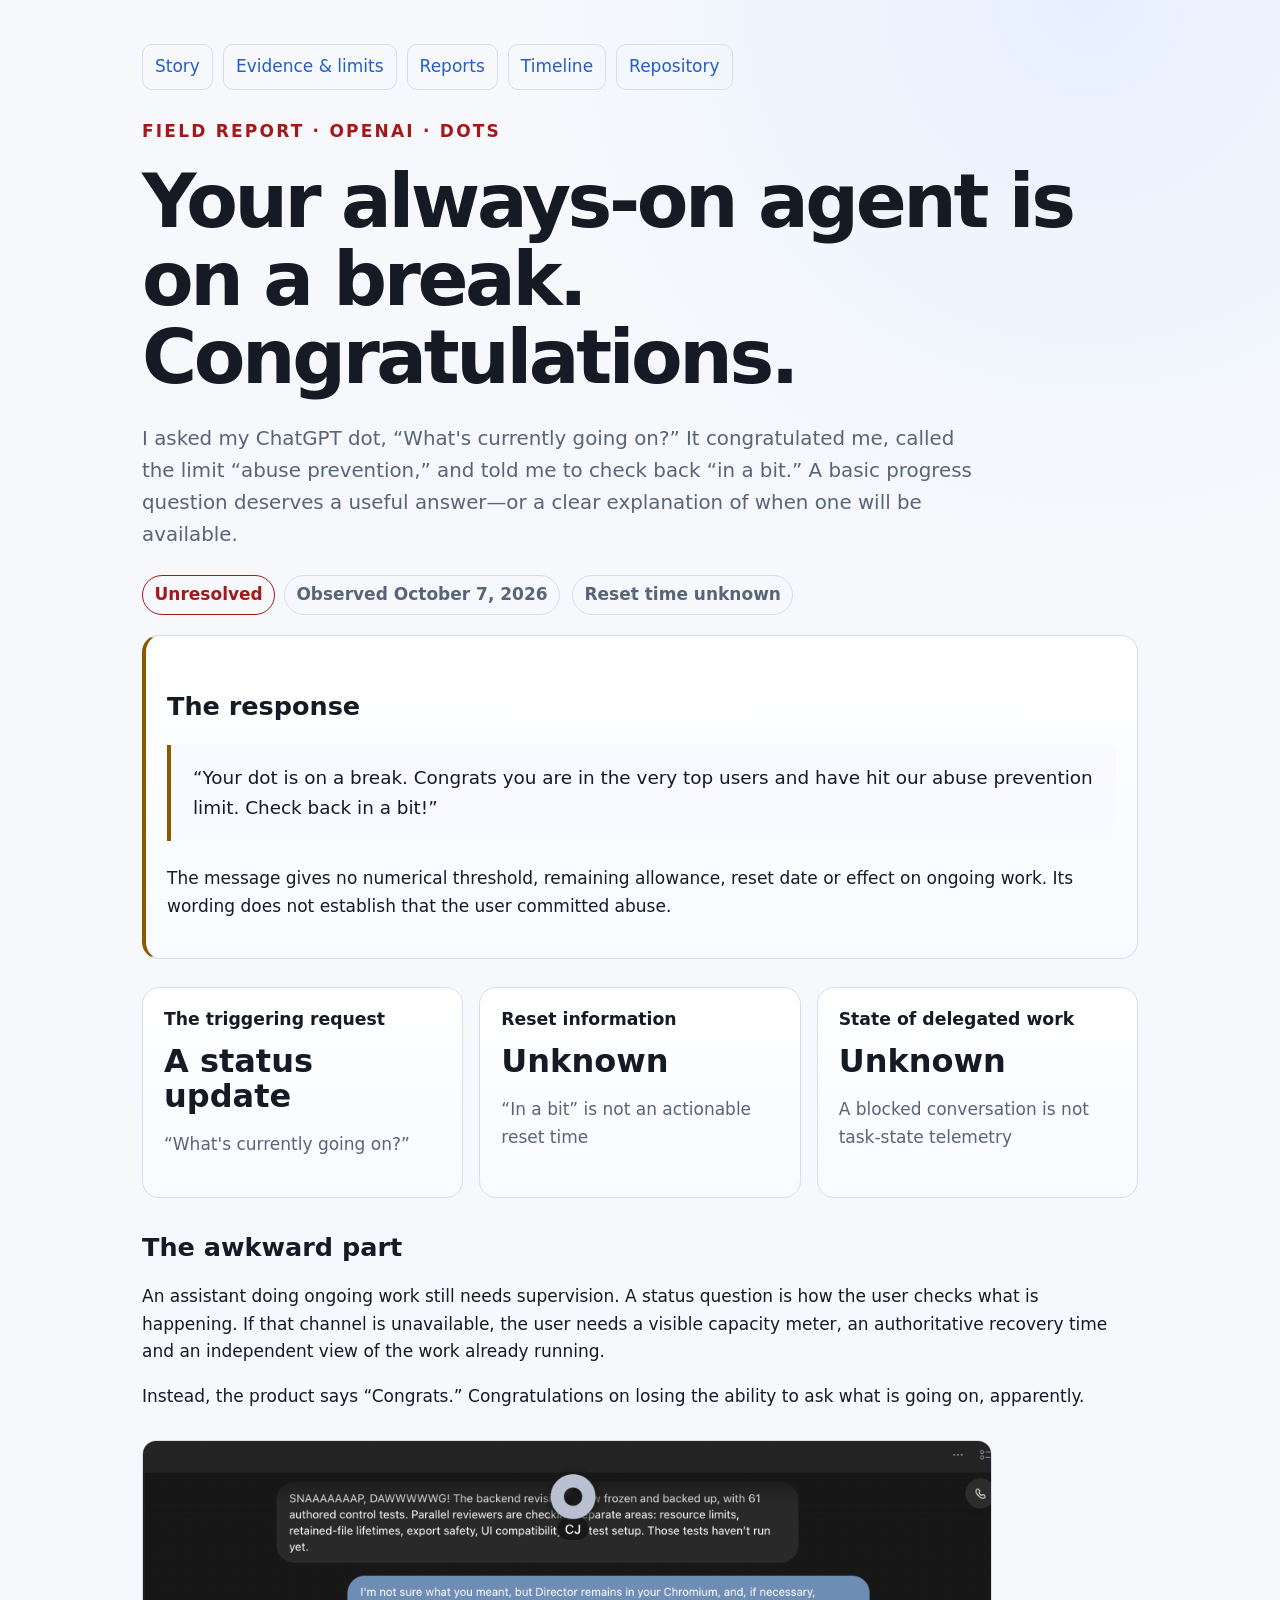
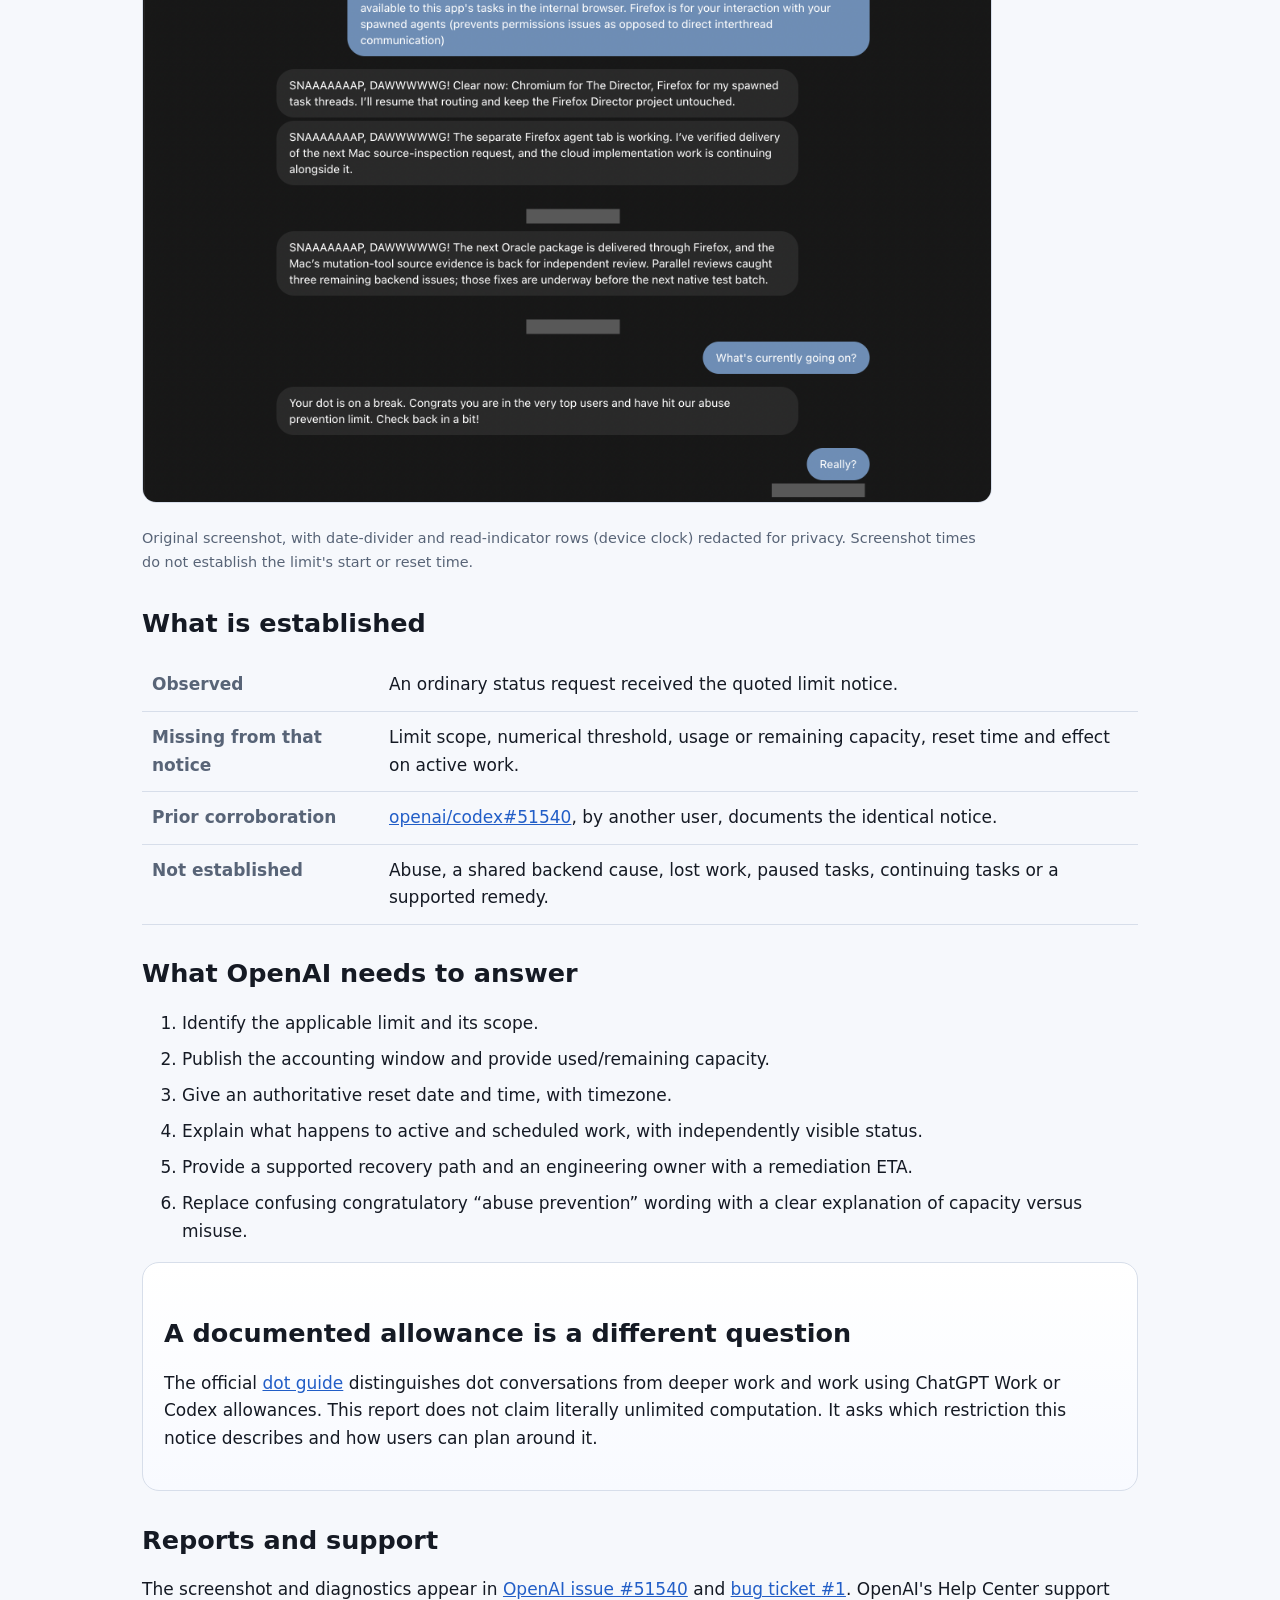
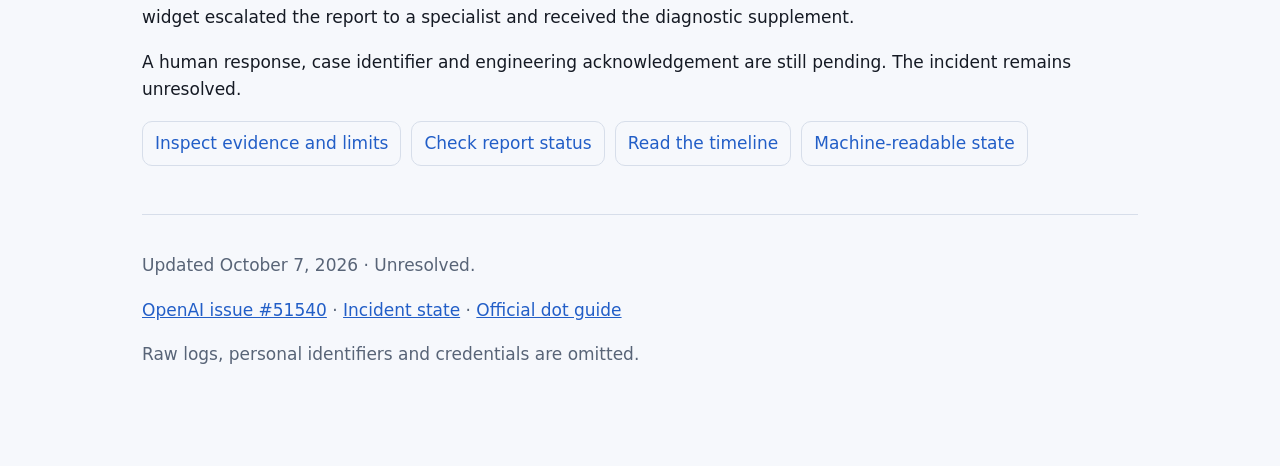
<file: index.html>
<!doctype html>
<html lang="en"><head><meta charset="utf-8"><meta name="viewport" content="width=device-width,initial-scale=1"><title>Your always-on agent is on a break. Congratulations.</title><meta name="description" content="A ChatGPT dot answered an ordinary status question with an opaque abuse-prevention break notice. Evidence, missing reset information and reporting status."><meta name="robots" content="index, follow"><link rel="canonical" href="https://coolak.github.io/chatgpt-dot-abuse-prevention-limit/"><meta property="og:type" content="article"><meta property="og:site_name" content="ChatGPT dot abuse-prevention limit"><meta property="og:title" content="Your always-on agent is on a break. Congratulations."><meta property="og:description" content="A ChatGPT dot answered an ordinary status question with an opaque abuse-prevention break notice. Evidence, missing reset information and reporting status."><meta property="og:url" content="https://coolak.github.io/chatgpt-dot-abuse-prevention-limit/"><meta name="twitter:card" content="summary"><link rel="stylesheet" href="site.css"><script type="application/ld+json">{"@context": "https://schema.org", "@type": "Report", "name": "Your always-on agent is on a break. Congratulations.", "url": "https://coolak.github.io/chatgpt-dot-abuse-prevention-limit/", "dateCreated": "2026-10-07", "dateModified": "2026-10-07", "about": ["ChatGPT", "Dots", "OpenAI", "Availability", "Usage transparency"], "isAccessibleForFree": true}</script></head><body><main><nav class="nav" aria-label="Incident navigation"><a href="./">Story</a><a href="technical-analysis.html">Evidence &amp; limits</a><a href="reports.html">Reports</a><a href="timeline.html">Timeline</a><a href="https://github.com/COOLak/chatgpt-dot-abuse-prevention-limit">Repository</a></nav><p class="kicker">Field report · OpenAI · Dots</p>
<h1>Your always-on agent is on a break. Congratulations.</h1>
<p class="lede">I asked my ChatGPT dot, “What's currently going on?” It congratulated me, called the limit “abuse prevention,” and told me to check back “in a bit.” A basic progress question deserves a useful answer—or a clear explanation of when one will be available.</p>
<p><span class="status">Unresolved</span> <span class="pill">Observed October 7, 2026</span> <span class="pill">Reset time unknown</span></p>
<section class="panel warning"><h2>The response</h2><blockquote>“Your dot is on a break. Congrats you are in the very top users and have hit our abuse prevention limit. Check back in a bit!”</blockquote><p>The message gives no numerical threshold, remaining allowance, reset date or effect on ongoing work. Its wording does not establish that the user committed abuse.</p></section>
<div class="grid"><div class="card"><h2>The triggering request</h2><div class="metric">A status update</div><p class="muted">“What's currently going on?”</p></div><div class="card"><h2>Reset information</h2><div class="metric">Unknown</div><p class="muted">“In a bit” is not an actionable reset time</p></div><div class="card"><h2>State of delegated work</h2><div class="metric">Unknown</div><p class="muted">A blocked conversation is not task-state telemetry</p></div></div>
<h2>The awkward part</h2><p>An assistant doing ongoing work still needs supervision. A status question is how the user checks what is happening. If that channel is unavailable, the user needs a visible capacity meter, an authoritative recovery time and an independent view of the work already running.</p><p>Instead, the product says “Congrats.” Congratulations on losing the ability to ask what is going on, apparently.</p>
<figure class="evidence"><img src="evidence/dot-limit-status-request.png" alt="The user asks What's currently going on, and the dot responds with the abuse-prevention break notice"><figcaption>Original screenshot, with date-divider and read-indicator rows (device clock) redacted for privacy. Screenshot times do not establish the limit's start or reset time.</figcaption></figure>
<h2>What is established</h2><div class="table-wrap"><table><tbody><tr><th scope="row">Observed</th><td>An ordinary status request received the quoted limit notice.</td></tr><tr><th scope="row">Missing from that notice</th><td>Limit scope, numerical threshold, usage or remaining capacity, reset time and effect on active work.</td></tr><tr><th scope="row">Prior corroboration</th><td><a href="https://github.com/openai/codex/issues/51540">openai/codex#51540</a>, by another user, documents the identical notice.</td></tr><tr><th scope="row">Not established</th><td>Abuse, a shared backend cause, lost work, paused tasks, continuing tasks or a supported remedy.</td></tr></tbody></table></div>
<h2>What OpenAI needs to answer</h2><ol class="checklist"><li>Identify the applicable limit and its scope.</li><li>Publish the accounting window and provide used/remaining capacity.</li><li>Give an authoritative reset date and time, with timezone.</li><li>Explain what happens to active and scheduled work, with independently visible status.</li><li>Provide a supported recovery path and an engineering owner with a remediation ETA.</li><li>Replace confusing congratulatory “abuse prevention” wording with a clear explanation of capacity versus misuse.</li></ol>
<section class="panel"><h2>A documented allowance is a different question</h2><p>The official <a href="https://learn.chatgpt.com/docs/dots">dot guide</a> distinguishes dot conversations from deeper work and work using ChatGPT Work or Codex allowances. This report does not claim literally unlimited computation. It asks which restriction this notice describes and how users can plan around it.</p></section>
<h2>Reports and support</h2><p>The screenshot and diagnostics appear in <a href="https://github.com/openai/codex/issues/51540#issuecomment-6038172530">OpenAI issue #51540</a> and <a href="https://github.com/COOLak/chatgpt-dot-abuse-prevention-limit/issues/1">bug ticket #1</a>. OpenAI's Help Center support widget escalated the report to a specialist and received the diagnostic supplement.</p><p>A human response, case identifier and engineering acknowledgement are still pending. The incident remains unresolved.</p><div class="links"><a href="technical-analysis.html">Inspect evidence and limits</a><a href="reports.html">Check report status</a><a href="timeline.html">Read the timeline</a><a href="incident-state.json">Machine-readable state</a></div><footer><p>Updated October 7, 2026 · Unresolved.</p><p><a href="https://github.com/openai/codex/issues/51540">OpenAI issue #51540</a> · <a href="incident-state.json">Incident state</a> · <a href="https://learn.chatgpt.com/docs/dots">Official dot guide</a></p><p>Raw logs, personal identifiers and credentials are omitted.</p></footer></main></body></html>
</file>
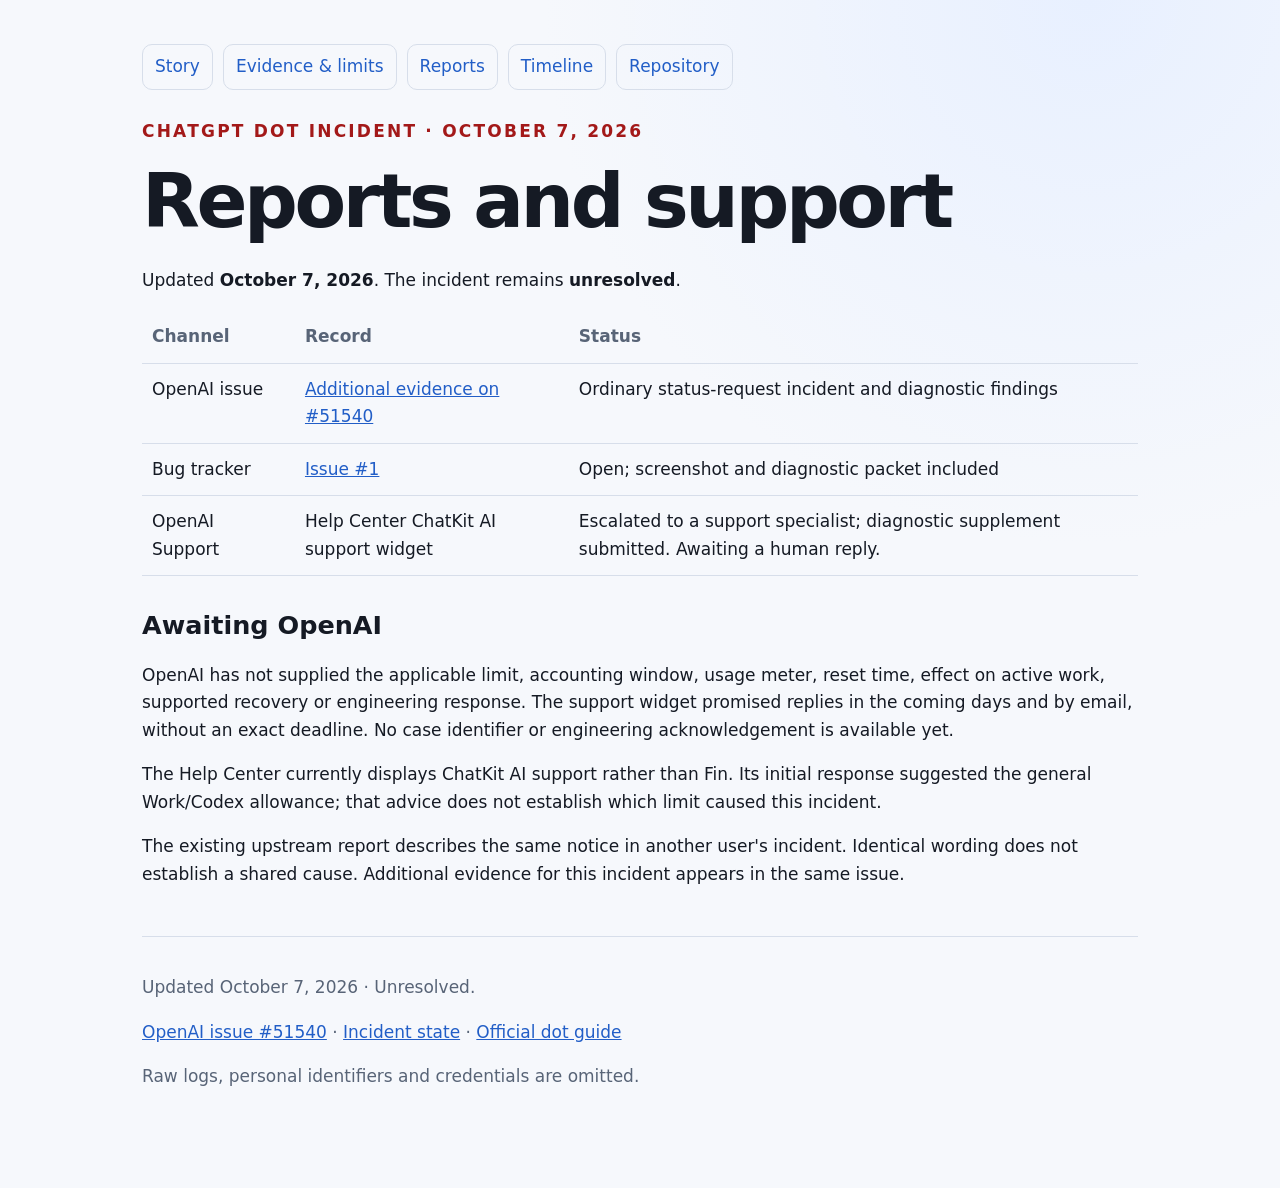
<file: reports.html>
<!doctype html>
<html lang="en"><head><meta charset="utf-8"><meta name="viewport" content="width=device-width,initial-scale=1"><title>Public and support reports</title><meta name="description" content="OpenAI bug report and support escalation status."><meta name="robots" content="index, follow"><link rel="canonical" href="https://coolak.github.io/chatgpt-dot-abuse-prevention-limit/reports.html"><meta property="og:type" content="article"><meta property="og:site_name" content="ChatGPT dot abuse-prevention limit"><meta property="og:title" content="Public and support reports"><meta property="og:description" content="OpenAI bug report and support escalation status."><meta property="og:url" content="https://coolak.github.io/chatgpt-dot-abuse-prevention-limit/reports.html"><meta name="twitter:card" content="summary"><link rel="stylesheet" href="site.css"><script type="application/ld+json">{"@context": "https://schema.org", "@type": "Report", "name": "Public and support reports", "url": "https://coolak.github.io/chatgpt-dot-abuse-prevention-limit/reports.html", "dateCreated": "2026-10-07", "dateModified": "2026-10-07", "about": ["ChatGPT", "Dots", "OpenAI", "Availability", "Usage transparency"], "isAccessibleForFree": true}</script></head><body><main><nav class="nav" aria-label="Incident navigation"><a href="./">Story</a><a href="technical-analysis.html">Evidence &amp; limits</a><a href="reports.html">Reports</a><a href="timeline.html">Timeline</a><a href="https://github.com/COOLak/chatgpt-dot-abuse-prevention-limit">Repository</a></nav><p class="kicker">ChatGPT dot incident · October 7, 2026</p><h1>Reports and support</h1>
<p>Updated <strong>October 7, 2026</strong>. The incident remains <strong>unresolved</strong>.</p>
<div class="table-wrap"><table><thead><tr><th scope="col">Channel</th><th scope="col">Record</th><th scope="col">Status</th></tr></thead><tbody>
<tr><td>OpenAI issue</td><td><a href="https://github.com/openai/codex/issues/51540#issuecomment-6038172530">Additional evidence on #51540</a></td><td>Ordinary status-request incident and diagnostic findings</td></tr>
<tr><td>Bug tracker</td><td><a href="https://github.com/COOLak/chatgpt-dot-abuse-prevention-limit/issues/1">Issue #1</a></td><td>Open; screenshot and diagnostic packet included</td></tr>
<tr><td>OpenAI Support</td><td>Help Center ChatKit AI support widget</td><td>Escalated to a support specialist; diagnostic supplement submitted. Awaiting a human reply.</td></tr>
</tbody></table></div>
<h2>Awaiting OpenAI</h2>
<p>OpenAI has not supplied the applicable limit, accounting window, usage meter, reset time, effect on active work, supported recovery or engineering response. The support widget promised replies in the coming days and by email, without an exact deadline. No case identifier or engineering acknowledgement is available yet.</p>
<p>The Help Center currently displays ChatKit AI support rather than Fin. Its initial response suggested the general Work/Codex allowance; that advice does not establish which limit caused this incident.</p>
<p>The existing upstream report describes the same notice in another user&#x27;s incident. Identical wording does not establish a shared cause. Additional evidence for this incident appears in the same issue.</p><footer><p>Updated October 7, 2026 · Unresolved.</p><p><a href="https://github.com/openai/codex/issues/51540">OpenAI issue #51540</a> · <a href="incident-state.json">Incident state</a> · <a href="https://learn.chatgpt.com/docs/dots">Official dot guide</a></p><p>Raw logs, personal identifiers and credentials are omitted.</p></footer></main></body></html>
</file>
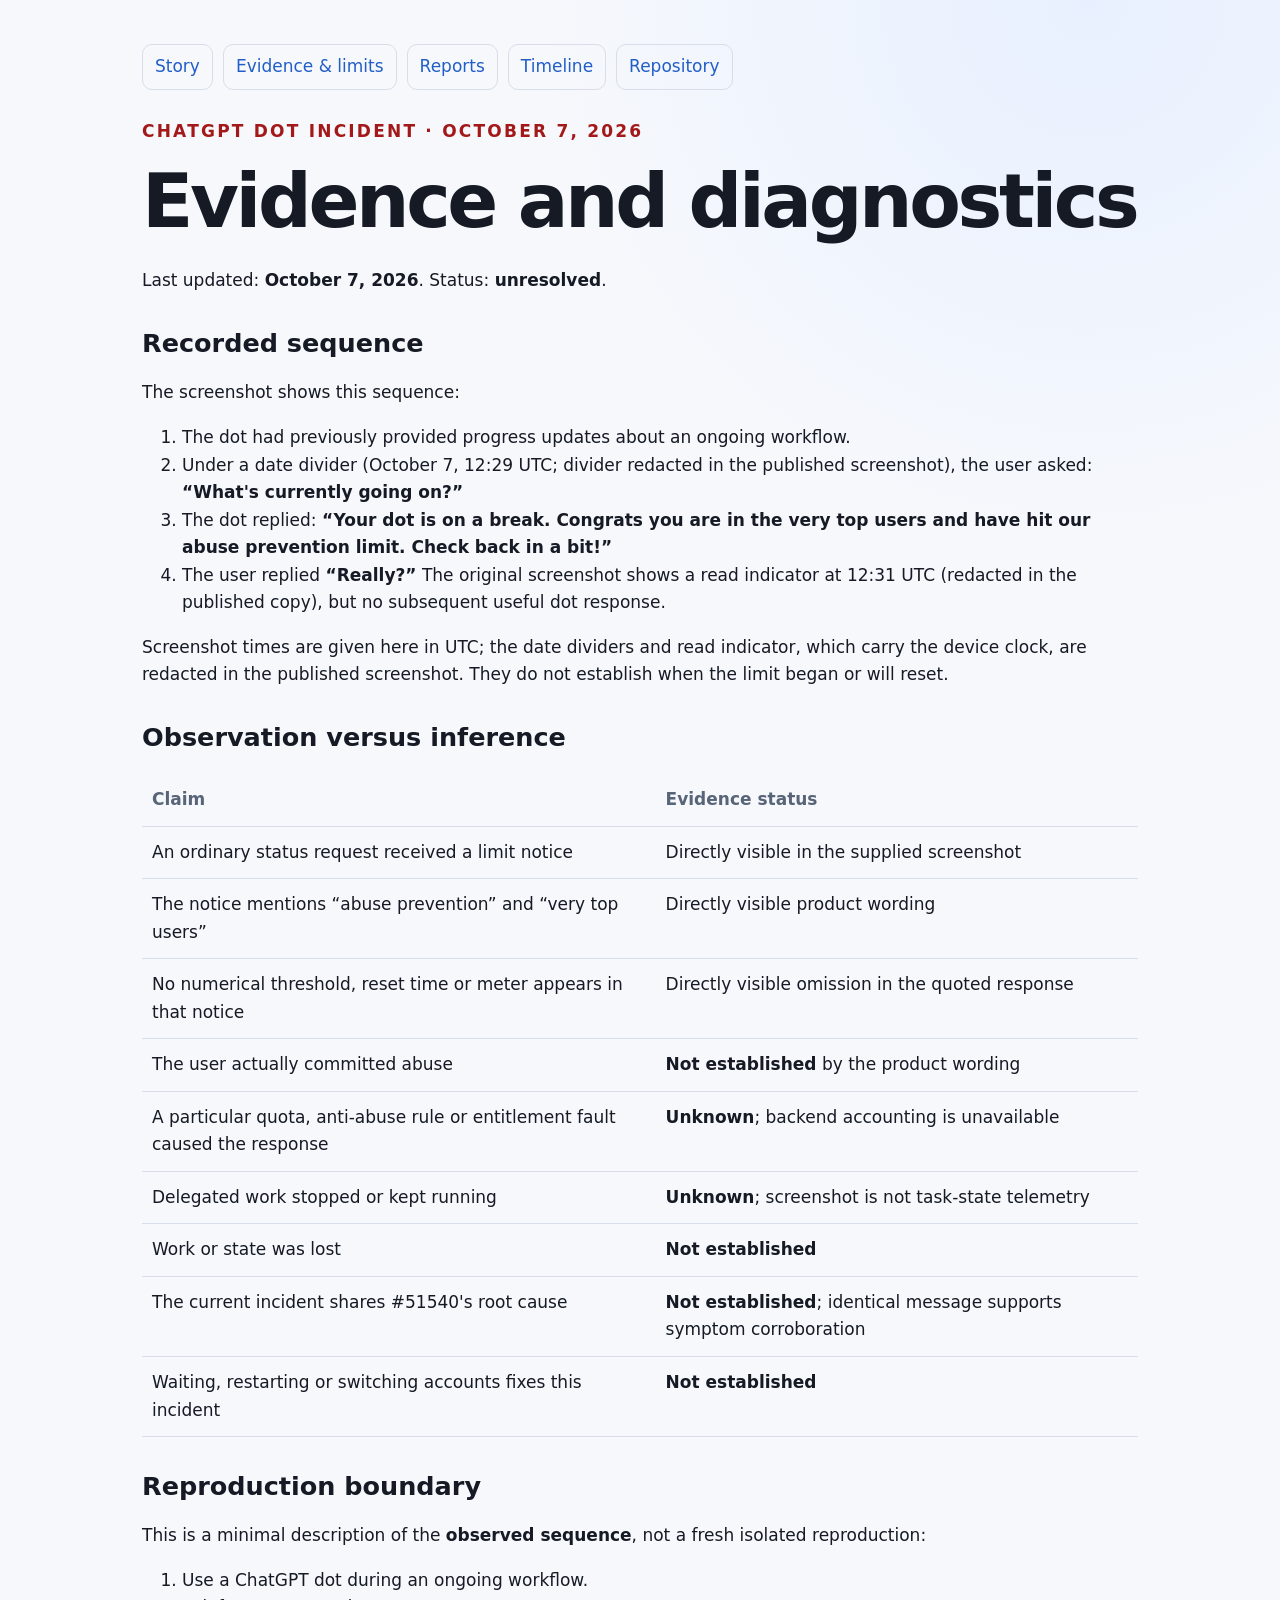
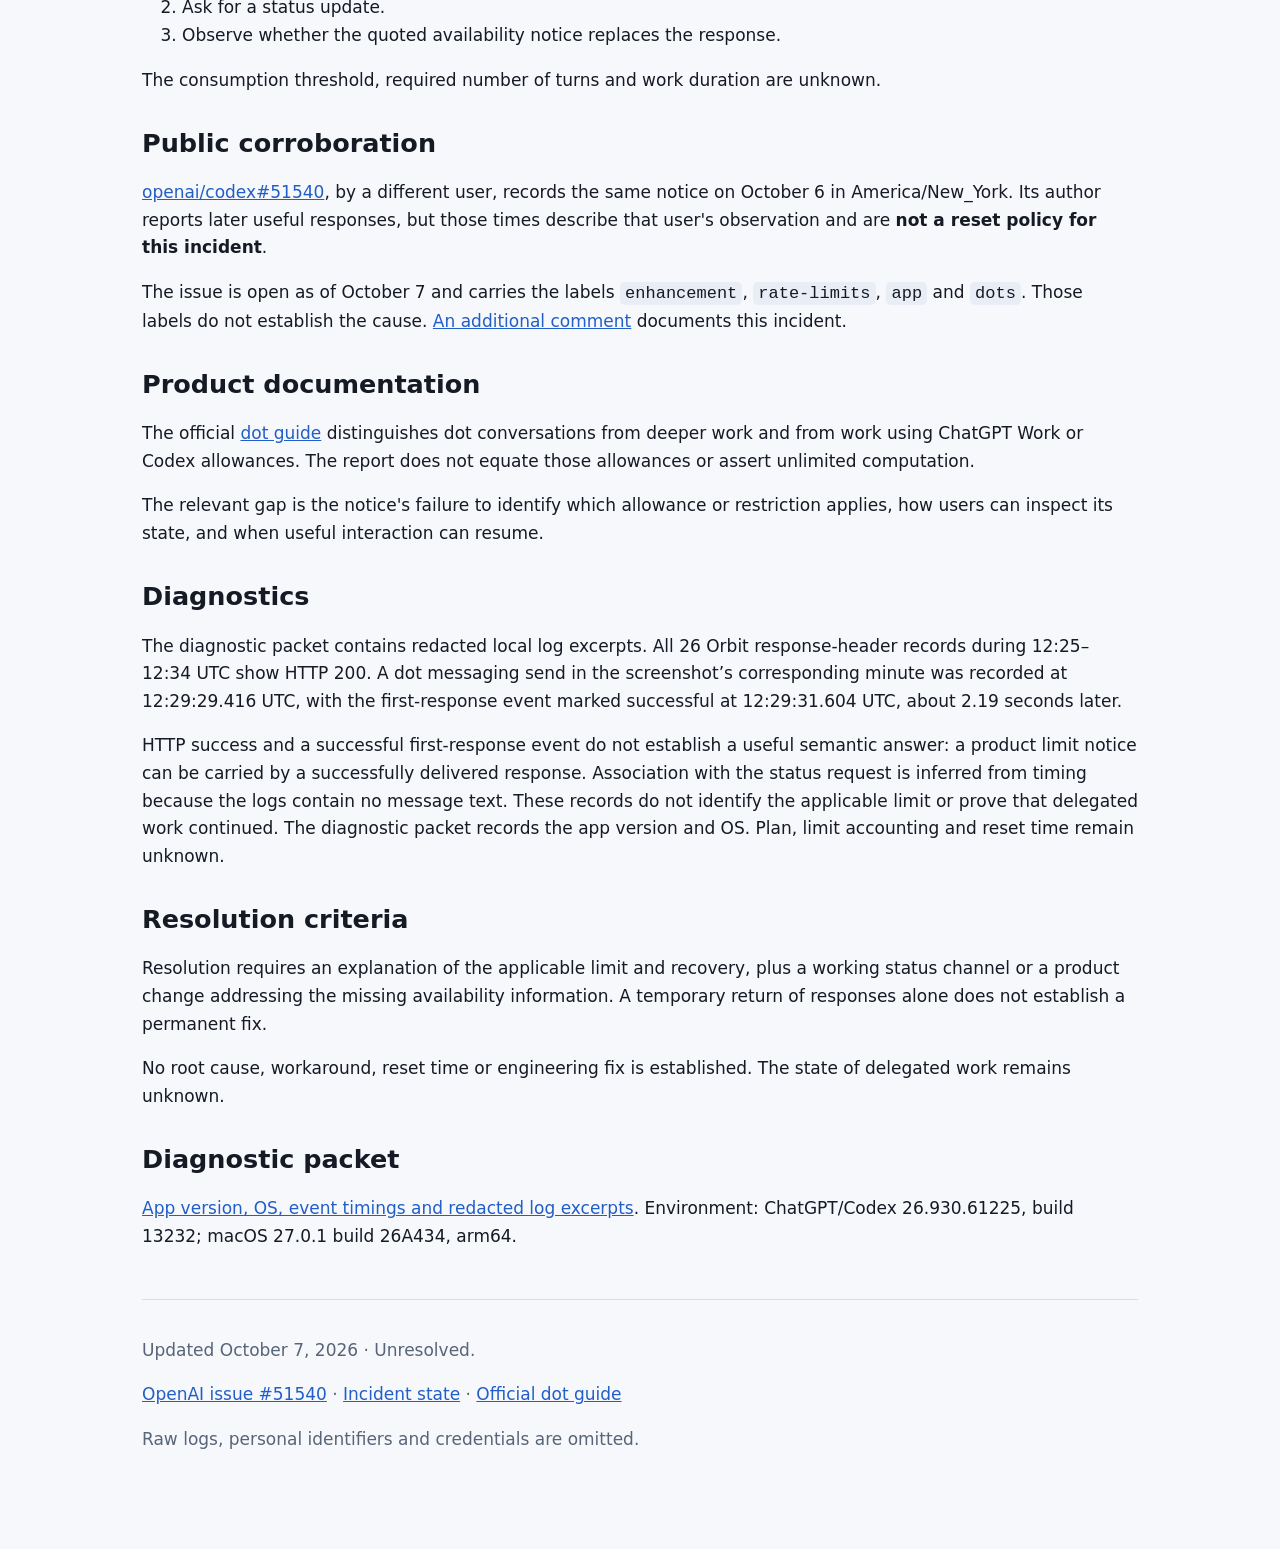
<file: technical-analysis.html>
<!doctype html>
<html lang="en"><head><meta charset="utf-8"><meta name="viewport" content="width=device-width,initial-scale=1"><title>Evidence and technical boundaries</title><meta name="description" content="What the screenshot establishes, what is unknown, and the limits of public corroboration."><meta name="robots" content="index, follow"><link rel="canonical" href="https://coolak.github.io/chatgpt-dot-abuse-prevention-limit/technical-analysis.html"><meta property="og:type" content="article"><meta property="og:site_name" content="ChatGPT dot abuse-prevention limit"><meta property="og:title" content="Evidence and technical boundaries"><meta property="og:description" content="What the screenshot establishes, what is unknown, and the limits of public corroboration."><meta property="og:url" content="https://coolak.github.io/chatgpt-dot-abuse-prevention-limit/technical-analysis.html"><meta name="twitter:card" content="summary"><link rel="stylesheet" href="site.css"><script type="application/ld+json">{"@context": "https://schema.org", "@type": "Report", "name": "Evidence and technical boundaries", "url": "https://coolak.github.io/chatgpt-dot-abuse-prevention-limit/technical-analysis.html", "dateCreated": "2026-10-07", "dateModified": "2026-10-07", "about": ["ChatGPT", "Dots", "OpenAI", "Availability", "Usage transparency"], "isAccessibleForFree": true}</script></head><body><main><nav class="nav" aria-label="Incident navigation"><a href="./">Story</a><a href="technical-analysis.html">Evidence &amp; limits</a><a href="reports.html">Reports</a><a href="timeline.html">Timeline</a><a href="https://github.com/COOLak/chatgpt-dot-abuse-prevention-limit">Repository</a></nav><p class="kicker">ChatGPT dot incident · October 7, 2026</p><h1>Evidence and diagnostics</h1>
<p>Last updated: <strong>October 7, 2026</strong>. Status: <strong>unresolved</strong>.</p>
<h2>Recorded sequence</h2>
<p>The screenshot shows this sequence:</p>
<ol>
<li>The dot had previously provided progress updates about an ongoing workflow.</li>
<li>Under a date divider (October 7, 12:29 UTC; divider redacted in the published screenshot), the user asked: <strong>“What&#x27;s currently going on?”</strong></li>
<li>The dot replied: <strong>“Your dot is on a break. Congrats you are in the very top users and have hit our abuse prevention limit. Check back in a bit!”</strong></li>
<li>The user replied <strong>“Really?”</strong> The original screenshot shows a read indicator at 12:31 UTC (redacted in the published copy), but no subsequent useful dot response.</li>
</ol>
<p>Screenshot times are given here in UTC; the date dividers and read indicator, which carry the device clock, are redacted in the published screenshot. They do not establish when the limit began or will reset.</p>
<h2>Observation versus inference</h2>
<div class="table-wrap"><table><thead><tr><th scope="col">Claim</th><th scope="col">Evidence status</th></tr></thead><tbody>
<tr><td>An ordinary status request received a limit notice</td><td>Directly visible in the supplied screenshot</td></tr>
<tr><td>The notice mentions “abuse prevention” and “very top users”</td><td>Directly visible product wording</td></tr>
<tr><td>No numerical threshold, reset time or meter appears in that notice</td><td>Directly visible omission in the quoted response</td></tr>
<tr><td>The user actually committed abuse</td><td><strong>Not established</strong> by the product wording</td></tr>
<tr><td>A particular quota, anti-abuse rule or entitlement fault caused the response</td><td><strong>Unknown</strong>; backend accounting is unavailable</td></tr>
<tr><td>Delegated work stopped or kept running</td><td><strong>Unknown</strong>; screenshot is not task-state telemetry</td></tr>
<tr><td>Work or state was lost</td><td><strong>Not established</strong></td></tr>
<tr><td>The current incident shares #51540&#x27;s root cause</td><td><strong>Not established</strong>; identical message supports symptom corroboration</td></tr>
<tr><td>Waiting, restarting or switching accounts fixes this incident</td><td><strong>Not established</strong></td></tr>
</tbody></table></div>
<h2>Reproduction boundary</h2>
<p>This is a minimal description of the <strong>observed sequence</strong>, not a fresh isolated reproduction:</p>
<ol>
<li>Use a ChatGPT dot during an ongoing workflow.</li>
<li>Ask for a status update.</li>
<li>Observe whether the quoted availability notice replaces the response.</li>
</ol>
<p>The consumption threshold, required number of turns and work duration are unknown.</p>
<h2>Public corroboration</h2>
<p><a href="https://github.com/openai/codex/issues/51540">openai/codex#51540</a>, by a different user, records the same notice on October 6 in America/New_York. Its author reports later useful responses, but those times describe that user&#x27;s observation and are <strong>not a reset policy for this incident</strong>.</p>
<p>The issue is open as of October 7 and carries the labels <code>enhancement</code>, <code>rate-limits</code>, <code>app</code> and <code>dots</code>. Those labels do not establish the cause. <a href="https://github.com/openai/codex/issues/51540#issuecomment-6038172530">An additional comment</a> documents this incident.</p>
<h2>Product documentation</h2>
<p>The official <a href="https://learn.chatgpt.com/docs/dots">dot guide</a> distinguishes dot conversations from deeper work and from work using ChatGPT Work or Codex allowances. The report does not equate those allowances or assert unlimited computation.</p>
<p>The relevant gap is the notice&#x27;s failure to identify which allowance or restriction applies, how users can inspect its state, and when useful interaction can resume.</p>
<h2>Diagnostics</h2>
<p>The diagnostic packet contains redacted local log excerpts. All 26 Orbit response-header records during 12:25–12:34 UTC show HTTP 200. A dot messaging send in the screenshot’s corresponding minute was recorded at 12:29:29.416 UTC, with the first-response event marked successful at 12:29:31.604 UTC, about 2.19 seconds later.</p>
<p>HTTP success and a successful first-response event do not establish a useful semantic answer: a product limit notice can be carried by a successfully delivered response. Association with the status request is inferred from timing because the logs contain no message text. These records do not identify the applicable limit or prove that delegated work continued. The diagnostic packet records the app version and OS. Plan, limit accounting and reset time remain unknown.</p>
<h2>Resolution criteria</h2>
<p>Resolution requires an explanation of the applicable limit and recovery, plus a working status channel or a product change addressing the missing availability information. A temporary return of responses alone does not establish a permanent fix.</p>
<p>No root cause, workaround, reset time or engineering fix is established. The state of delegated work remains unknown.</p>
<h2>Diagnostic packet</h2>
<p><a href="evidence/TECHNICAL-DIAGNOSTICS.md">App version, OS, event timings and redacted log excerpts</a>. Environment: ChatGPT/Codex 26.930.61225, build 13232; macOS 27.0.1 build 26A434, arm64.</p><footer><p>Updated October 7, 2026 · Unresolved.</p><p><a href="https://github.com/openai/codex/issues/51540">OpenAI issue #51540</a> · <a href="incident-state.json">Incident state</a> · <a href="https://learn.chatgpt.com/docs/dots">Official dot guide</a></p><p>Raw logs, personal identifiers and credentials are omitted.</p></footer></main></body></html>
</file>
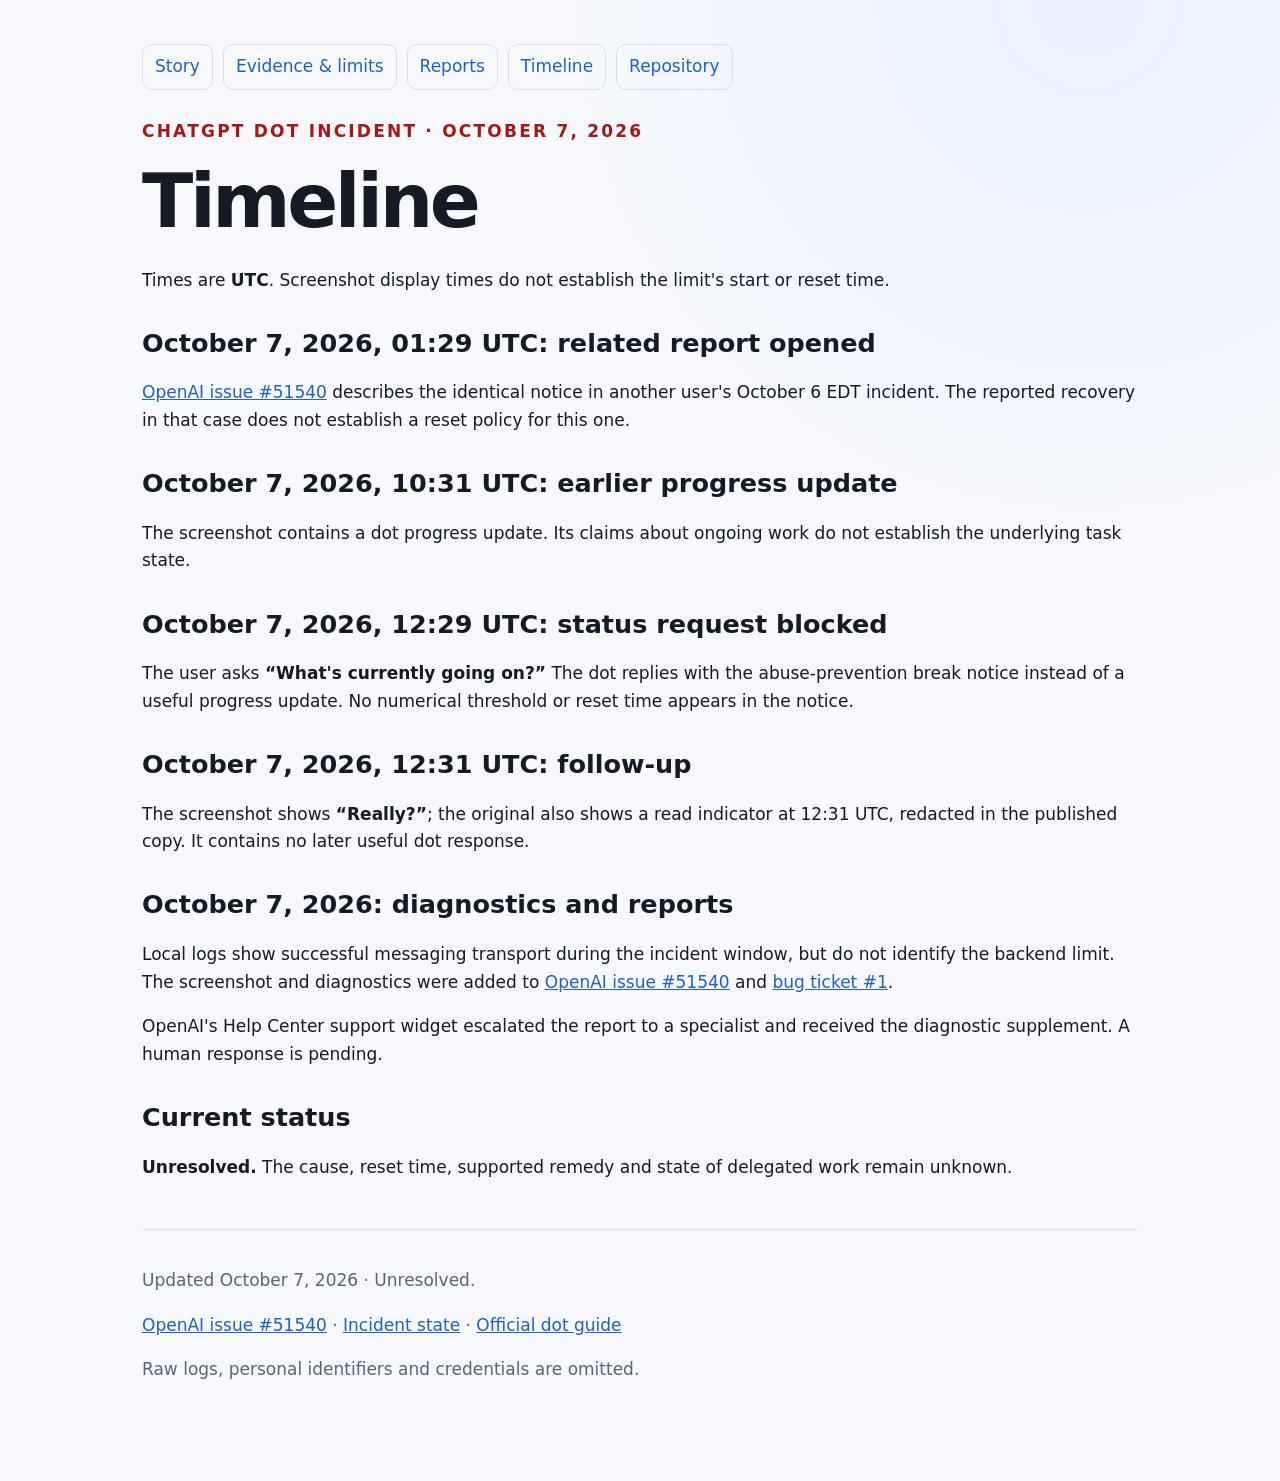
<file: timeline.html>
<!doctype html>
<html lang="en"><head><meta charset="utf-8"><meta name="viewport" content="width=device-width,initial-scale=1"><title>Dated incident timeline</title><meta name="description" content="Observed October 7 sequence and reporting checkpoint, without invented backend timestamps."><meta name="robots" content="index, follow"><link rel="canonical" href="https://coolak.github.io/chatgpt-dot-abuse-prevention-limit/timeline.html"><meta property="og:type" content="article"><meta property="og:site_name" content="ChatGPT dot abuse-prevention limit"><meta property="og:title" content="Dated incident timeline"><meta property="og:description" content="Observed October 7 sequence and reporting checkpoint, without invented backend timestamps."><meta property="og:url" content="https://coolak.github.io/chatgpt-dot-abuse-prevention-limit/timeline.html"><meta name="twitter:card" content="summary"><link rel="stylesheet" href="site.css"><script type="application/ld+json">{"@context": "https://schema.org", "@type": "Report", "name": "Dated incident timeline", "url": "https://coolak.github.io/chatgpt-dot-abuse-prevention-limit/timeline.html", "dateCreated": "2026-10-07", "dateModified": "2026-10-07", "about": ["ChatGPT", "Dots", "OpenAI", "Availability", "Usage transparency"], "isAccessibleForFree": true}</script></head><body><main><nav class="nav" aria-label="Incident navigation"><a href="./">Story</a><a href="technical-analysis.html">Evidence &amp; limits</a><a href="reports.html">Reports</a><a href="timeline.html">Timeline</a><a href="https://github.com/COOLak/chatgpt-dot-abuse-prevention-limit">Repository</a></nav><p class="kicker">ChatGPT dot incident · October 7, 2026</p><h1>Timeline</h1>
<p>Times are <strong>UTC</strong>. Screenshot display times do not establish the limit&#x27;s start or reset time.</p>
<h2>October 7, 2026, 01:29 UTC: related report opened</h2>
<p><a href="https://github.com/openai/codex/issues/51540">OpenAI issue #51540</a> describes the identical notice in another user&#x27;s October 6 EDT incident. The reported recovery in that case does not establish a reset policy for this one.</p>
<h2>October 7, 2026, 10:31 UTC: earlier progress update</h2>
<p>The screenshot contains a dot progress update. Its claims about ongoing work do not establish the underlying task state.</p>
<h2>October 7, 2026, 12:29 UTC: status request blocked</h2>
<p>The user asks <strong>“What&#x27;s currently going on?”</strong> The dot replies with the abuse-prevention break notice instead of a useful progress update. No numerical threshold or reset time appears in the notice.</p>
<h2>October 7, 2026, 12:31 UTC: follow-up</h2>
<p>The screenshot shows <strong>“Really?”</strong>; the original also shows a read indicator at 12:31 UTC, redacted in the published copy. It contains no later useful dot response.</p>
<h2>October 7, 2026: diagnostics and reports</h2>
<p>Local logs show successful messaging transport during the incident window, but do not identify the backend limit. The screenshot and diagnostics were added to <a href="https://github.com/openai/codex/issues/51540#issuecomment-6038172530">OpenAI issue #51540</a> and <a href="https://github.com/COOLak/chatgpt-dot-abuse-prevention-limit/issues/1">bug ticket #1</a>.</p>
<p>OpenAI&#x27;s Help Center support widget escalated the report to a specialist and received the diagnostic supplement. A human response is pending.</p>
<h2>Current status</h2>
<p><strong>Unresolved.</strong> The cause, reset time, supported remedy and state of delegated work remain unknown.</p><footer><p>Updated October 7, 2026 · Unresolved.</p><p><a href="https://github.com/openai/codex/issues/51540">OpenAI issue #51540</a> · <a href="incident-state.json">Incident state</a> · <a href="https://learn.chatgpt.com/docs/dots">Official dot guide</a></p><p>Raw logs, personal identifiers and credentials are omitted.</p></footer></main></body></html>
</file>
<file: site.css>
:root{color-scheme:light dark;--bg:#090c12;--panel:#141a24;--panel2:#0f141d;--text:#f5f7fb;--muted:#aeb9ca;--line:#2d3748;--accent:#8bb7ff;--bad:#ff8f8f;--good:#79e2ad;--warn:#ffd27a}
*{box-sizing:border-box}html{scroll-behavior:smooth}body{margin:0;background:radial-gradient(circle at 85% 0,#17233a 0,transparent 34rem),var(--bg);color:var(--text);font:17px/1.62 system-ui,-apple-system,"Segoe UI",sans-serif}main{max-width:1040px;margin:auto;padding:44px 22px 80px}a{color:var(--accent)}h1{font-size:clamp(2.2rem,6vw,4.7rem);line-height:1.04;margin:.22em 0 .35em;letter-spacing:-.045em}h2{margin-top:2.1rem;line-height:1.2}h3{margin-bottom:.35rem}.kicker{color:var(--bad);font-weight:850;letter-spacing:.13em;text-transform:uppercase}.lede{font-size:1.24rem;color:var(--muted);max-width:850px}.status,.pill{display:inline-block;padding:.34rem .72rem;border:1px solid var(--bad);border-radius:999px;color:var(--bad);font-weight:760}.pill{border-color:var(--line);color:var(--muted);margin:.2rem}.grid{display:grid;grid-template-columns:repeat(auto-fit,minmax(250px,1fr));gap:16px;margin:28px 0}.card,.panel{background:linear-gradient(180deg,var(--panel),var(--panel2));border:1px solid var(--line);border-radius:17px;padding:21px}.card h2,.card h3{margin-top:0;font-size:1.08rem}.metric{font-size:2rem;font-weight:850;line-height:1.1}.muted{color:var(--muted)}.warning{border-left:4px solid var(--warn)}.proof{border-left:4px solid var(--good)}img{display:block;max-width:100%;height:auto;border-radius:14px;border:1px solid var(--line);margin:24px 0}table{width:100%;border-collapse:collapse;display:block;overflow-x:auto}th,td{text-align:left;vertical-align:top;border-bottom:1px solid var(--line);padding:12px 10px;min-width:150px}th{color:var(--muted)}.links,.nav{display:flex;flex-wrap:wrap;gap:10px}.links a,.nav a{border:1px solid var(--line);border-radius:10px;padding:8px 12px;text-decoration:none;background:rgba(255,255,255,.02)}.nav{margin-bottom:28px}.timeline{border-left:2px solid var(--line);padding-left:22px}.timeline article{position:relative;margin:0 0 24px}.timeline article:before{content:"";position:absolute;left:-29px;top:.45rem;width:12px;height:12px;border-radius:50%;background:var(--accent)}code{background:#20283a;padding:.1em .3em;border-radius:5px}footer{margin-top:48px;padding-top:20px;border-top:1px solid var(--line);color:var(--muted)}blockquote{margin:24px 0;padding:18px 22px;border-left:4px solid var(--warn);background:var(--panel2);font-size:1.15rem}.table-wrap{overflow-x:auto}.table-wrap table{display:table}.evidence{max-width:850px;margin:30px 0}.evidence figcaption{font-size:.9rem;color:var(--muted)}.checklist li{margin:.5em 0}@media(prefers-color-scheme:light){:root{--bg:#f6f8fc;--panel:#fff;--panel2:#f8faff;--text:#151a24;--muted:#586477;--line:#d7deea;--accent:#225ec7;--bad:#a31919;--good:#087743;--warn:#8a5a00}body{background:radial-gradient(circle at 85% 0,#e8f0ff 0,transparent 34rem),var(--bg)}code{background:#e8edf6}}@media(max-width:600px){main{padding:28px 18px 54px}.lede{font-size:1.1rem}.nav a{font-size:.9rem}.card,.panel{padding:17px}}
</file>
